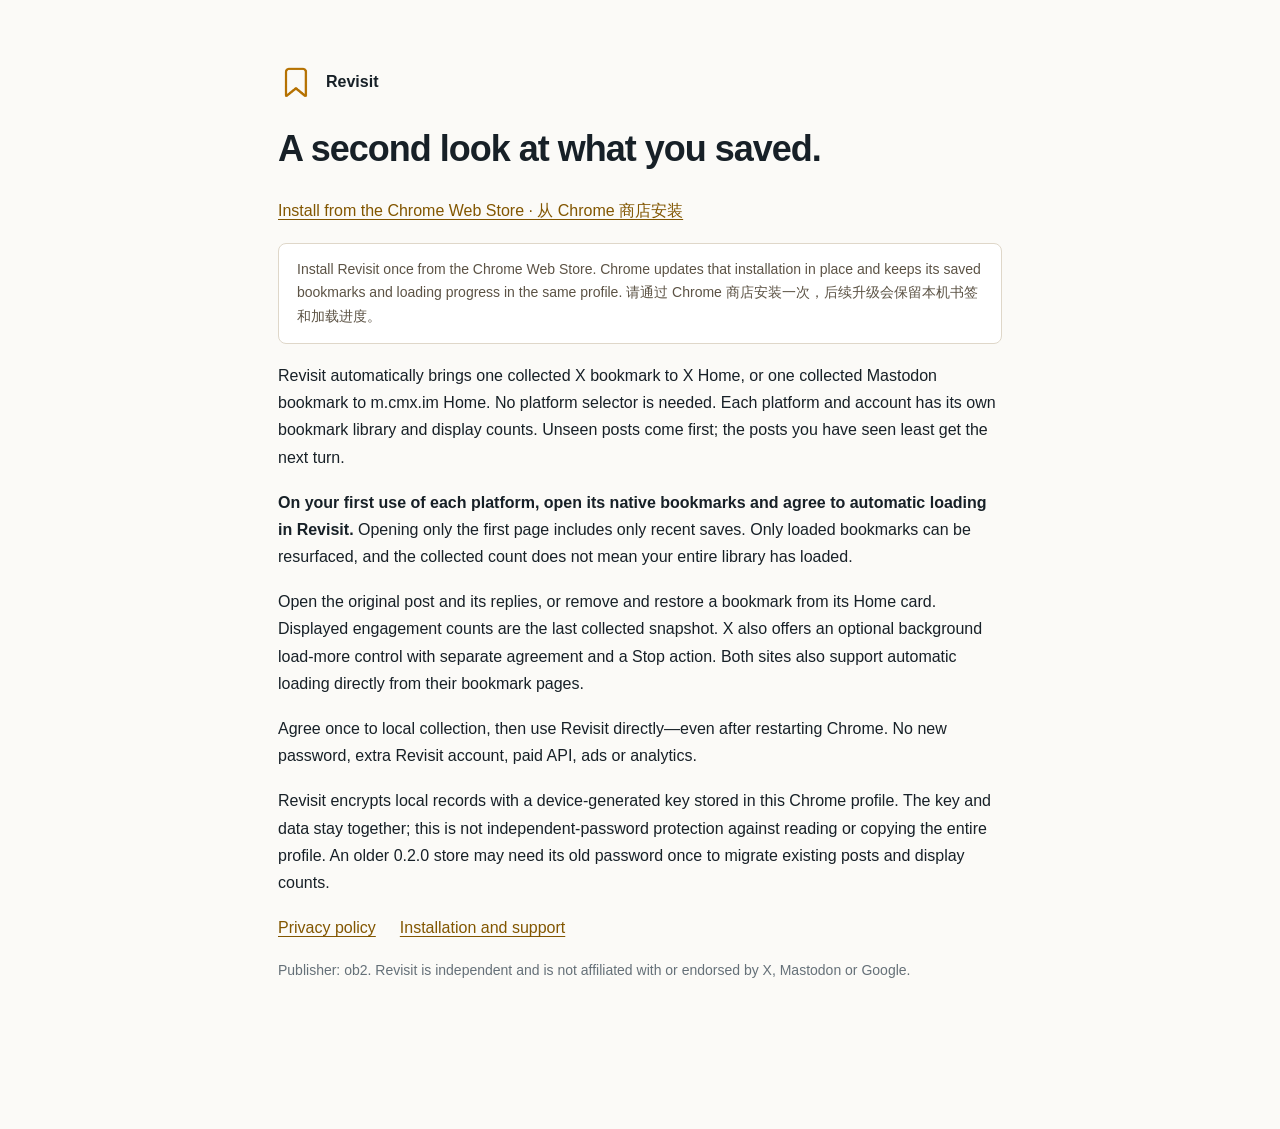
<file: index.html>
<!doctype html>
<html lang="en"><head><meta charset="utf-8"><meta name="viewport" content="width=device-width,initial-scale=1"><title>Revisit — Rediscover your bookmarks</title><link rel="icon" href="icon.png"><link rel="stylesheet" href="site.css"></head><body><main>
<header><img src="icon.png" alt=""><a href="index.html">Revisit</a></header>
<h1>A second look at what you saved.</h1>
<p><a href="https://chromewebstore.google.com/detail/aiklblmpmiecnaehmbfjepebphellikd">Install from the Chrome Web Store · 从 Chrome 商店安装</a></p>
<p class="notice">Install Revisit once from the Chrome Web Store. Chrome updates that installation in place and keeps its saved bookmarks and loading progress in the same profile. 请通过 Chrome 商店安装一次，后续升级会保留本机书签和加载进度。</p>
<p>Revisit automatically brings one collected X bookmark to X Home, or one collected Mastodon bookmark to m.cmx.im Home. No platform selector is needed. Each platform and account has its own bookmark library and display counts. Unseen posts come first; the posts you have seen least get the next turn.</p>
<p><strong>On your first use of each platform, open its native bookmarks and agree to automatic loading in Revisit.</strong> Opening only the first page includes only recent saves. Only loaded bookmarks can be resurfaced, and the collected count does not mean your entire library has loaded.</p>
<p>Open the original post and its replies, or remove and restore a bookmark from its Home card. Displayed engagement counts are the last collected snapshot. X also offers an optional background load-more control with separate agreement and a Stop action. Both sites also support automatic loading directly from their bookmark pages.</p>
<p>Agree once to local collection, then use Revisit directly—even after restarting Chrome. No new password, extra Revisit account, paid API, ads or analytics.</p>
<p>Revisit encrypts local records with a device-generated key stored in this Chrome profile. The key and data stay together; this is not independent-password protection against reading or copying the entire profile. An older 0.2.0 store may need its old password once to migrate existing posts and display counts.</p>
<p class="links"><a href="privacy.html">Privacy policy</a><a href="support.html">Installation and support</a></p>
<p class="muted">Publisher: ob2. Revisit is independent and is not affiliated with or endorsed by X, Mastodon or Google.</p>
</main></body></html>
</file>
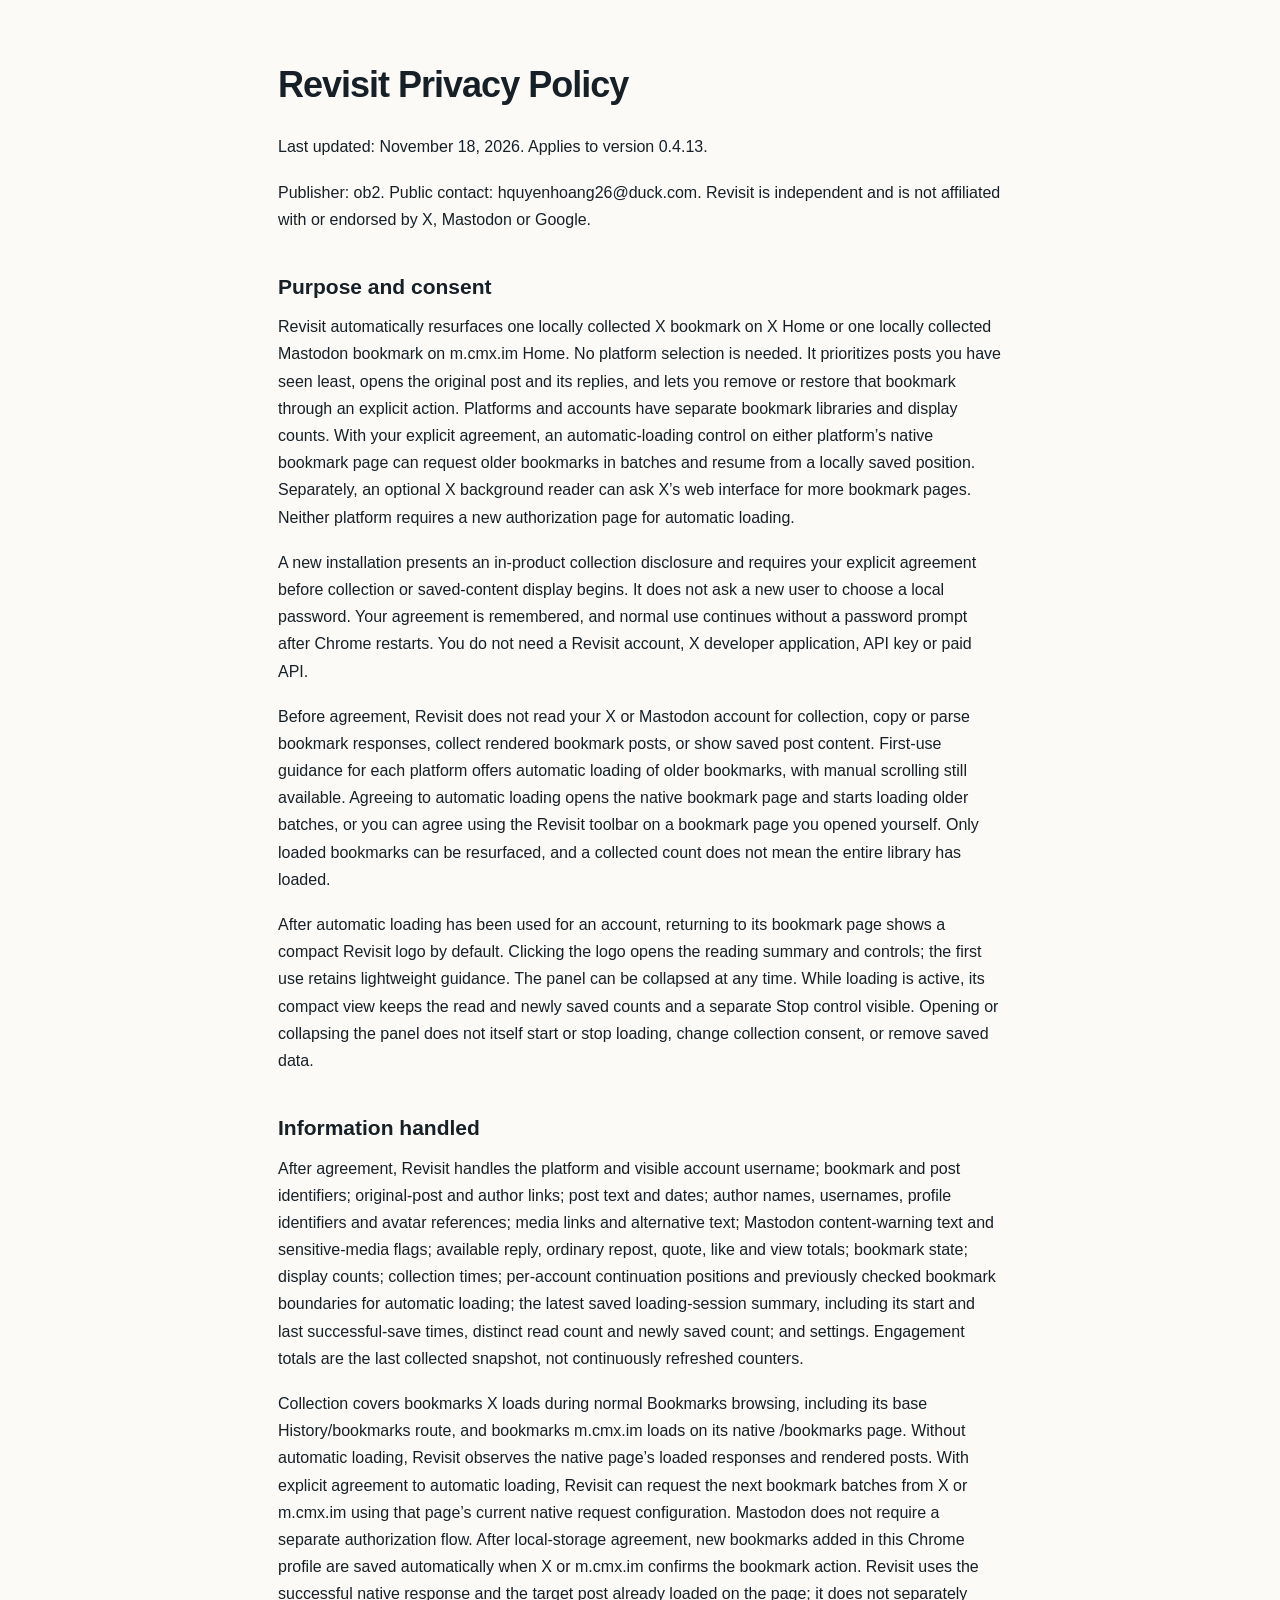
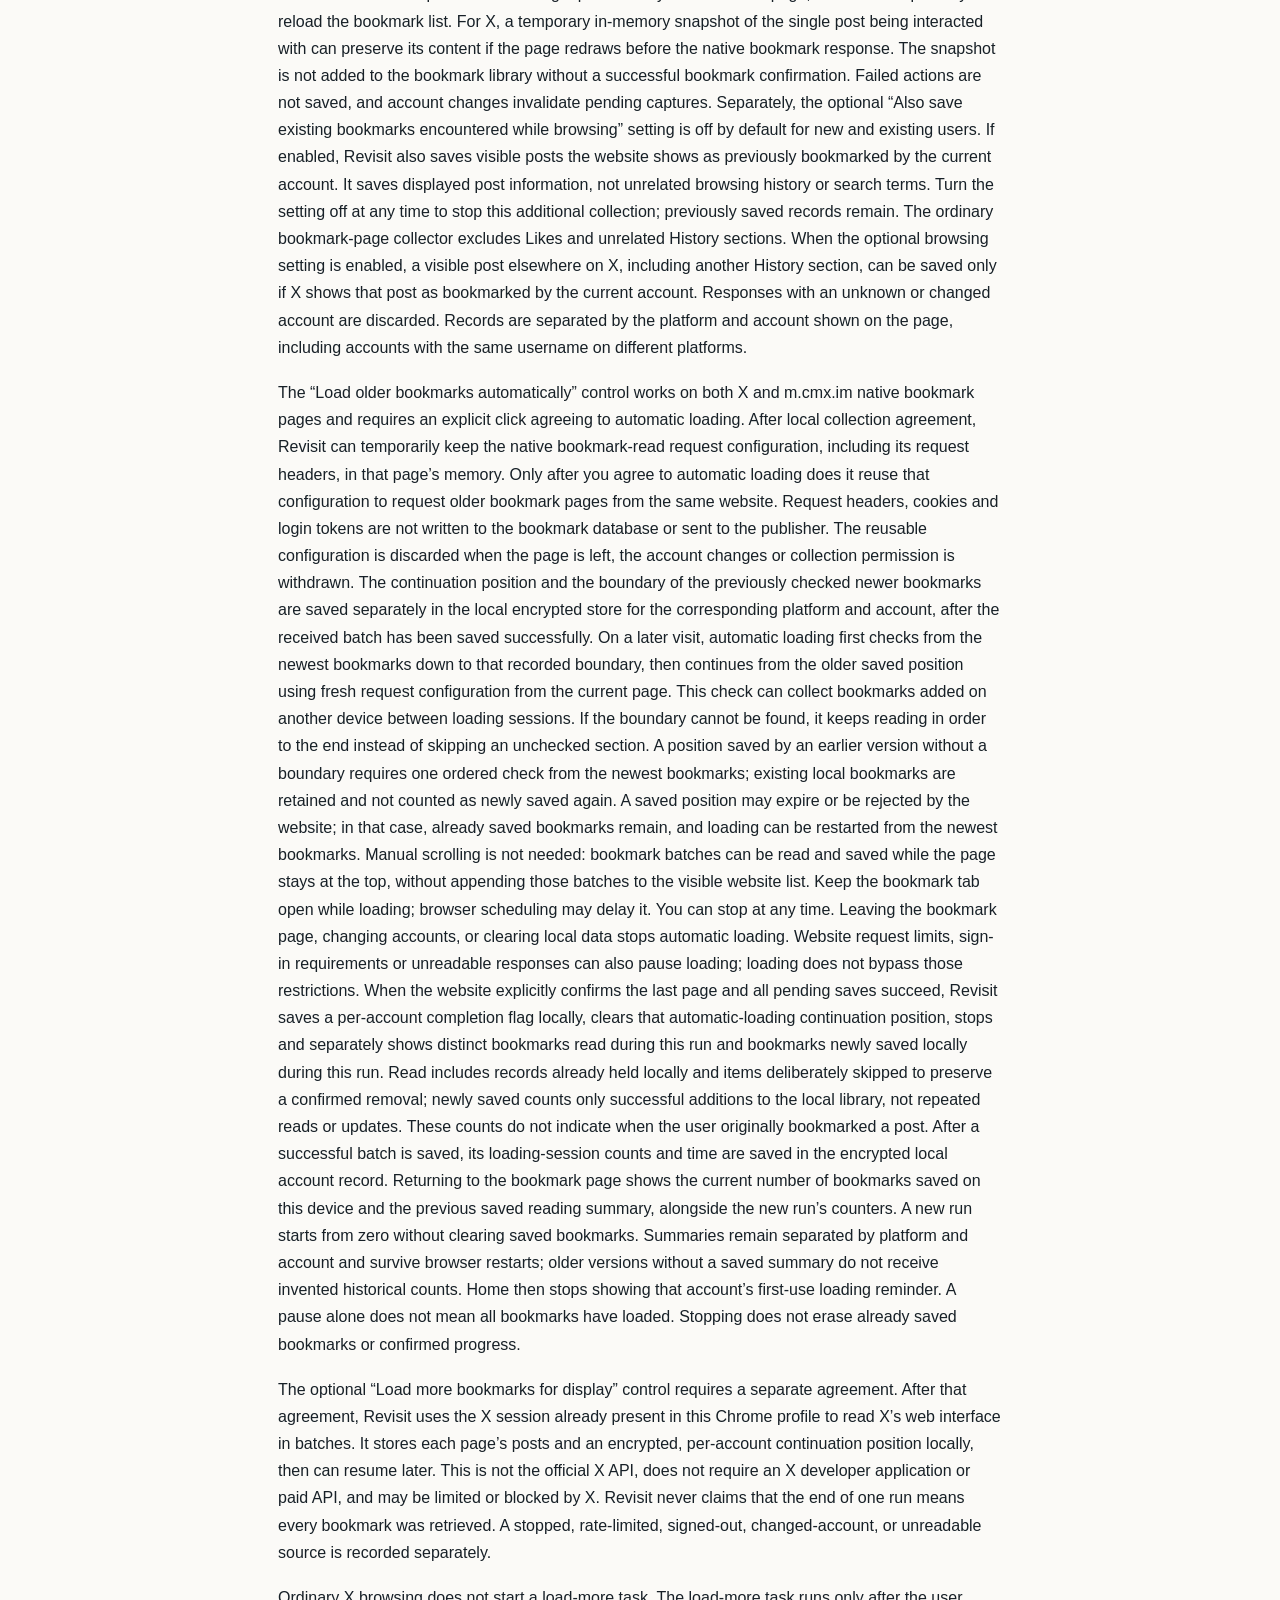
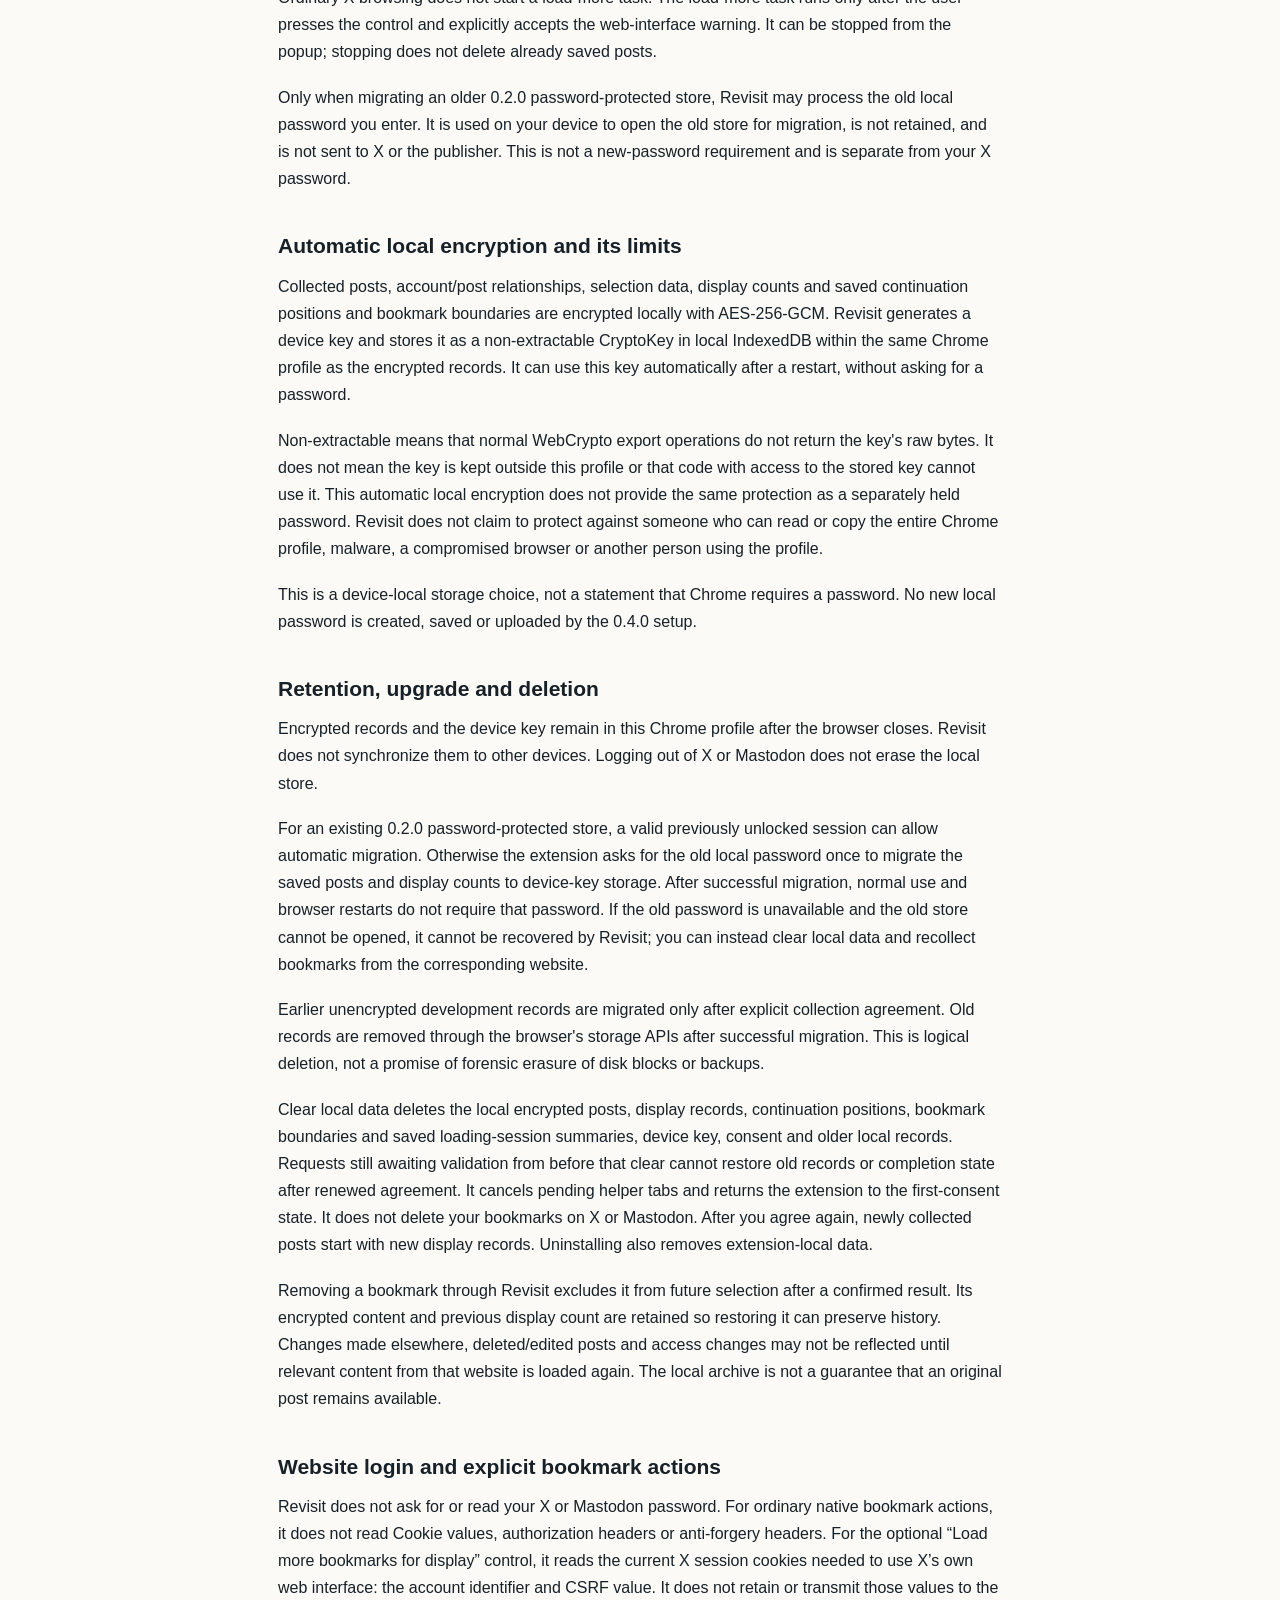
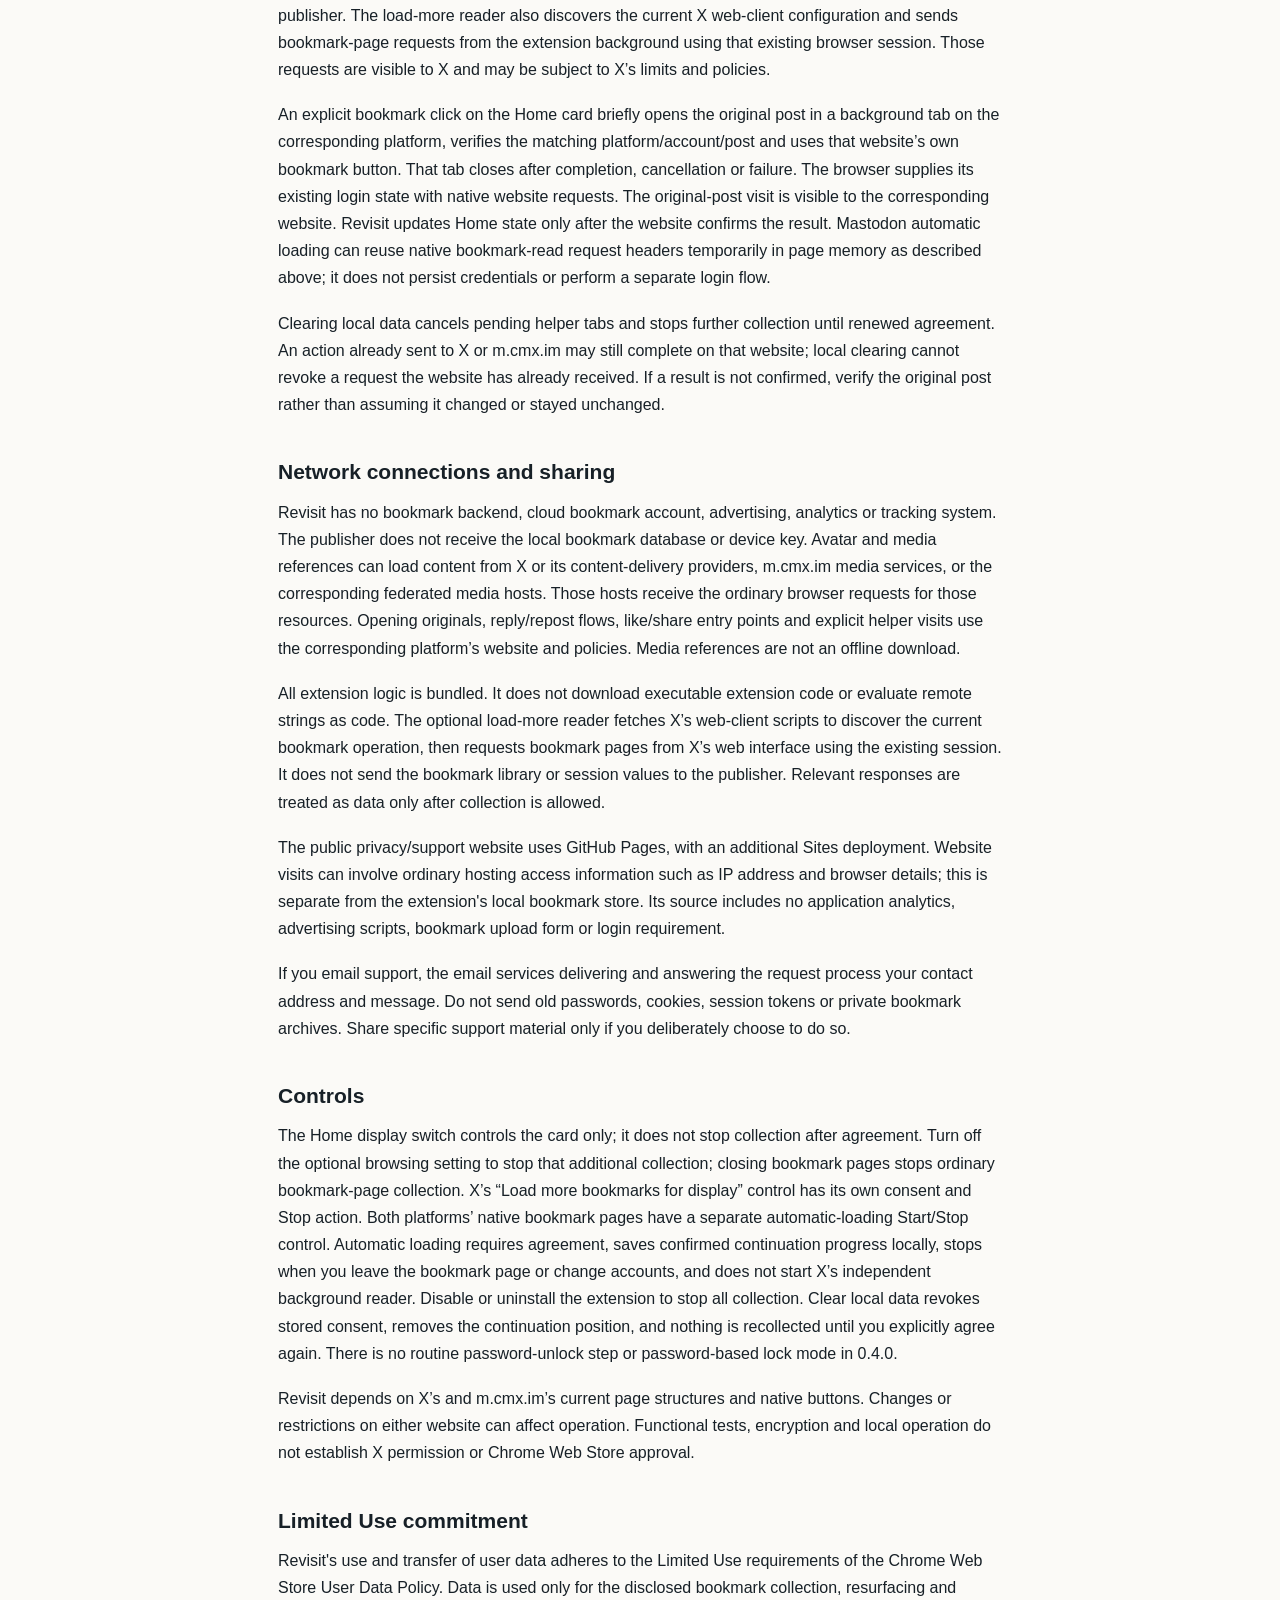
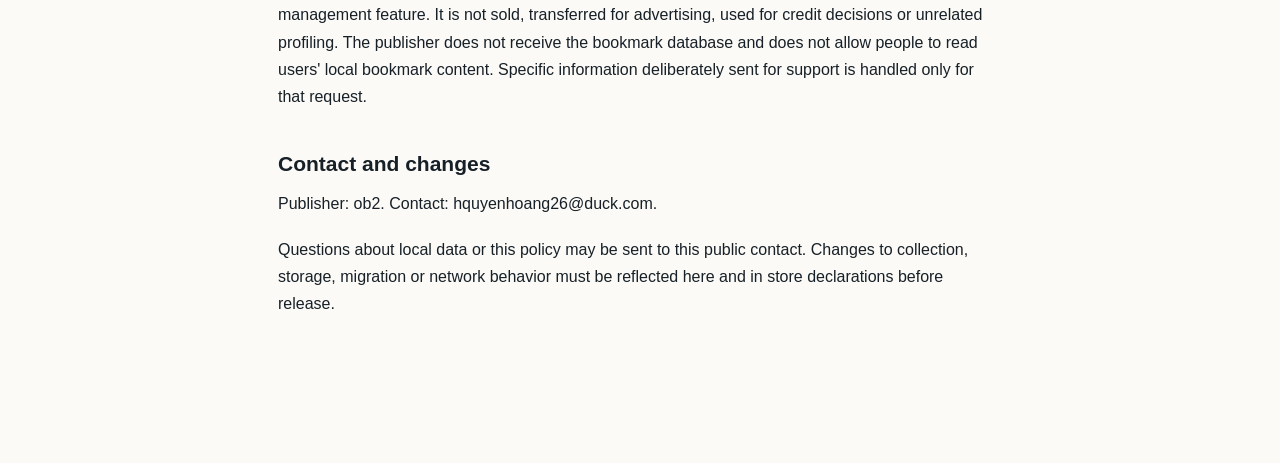
<file: privacy.html>
<!doctype html>
<html lang="en"><head><meta charset="utf-8"><meta name="viewport" content="width=device-width,initial-scale=1"><title>Revisit Privacy Policy</title><link rel="stylesheet" href="site.css"></head><body><main><h1>Revisit Privacy Policy</h1>
<p>Last updated: November 18, 2026. Applies to version 0.4.13.</p>
<p>Publisher: ob2. Public contact: hquyenhoang26@duck.com. Revisit is independent and is not affiliated with or endorsed by X, Mastodon or Google.</p>
<h2>Purpose and consent</h2>
<p>Revisit automatically resurfaces one locally collected X bookmark on X Home or one locally collected Mastodon bookmark on m.cmx.im Home. No platform selection is needed. It prioritizes posts you have seen least, opens the original post and its replies, and lets you remove or restore that bookmark through an explicit action. Platforms and accounts have separate bookmark libraries and display counts. With your explicit agreement, an automatic-loading control on either platform’s native bookmark page can request older bookmarks in batches and resume from a locally saved position. Separately, an optional X background reader can ask X’s web interface for more bookmark pages. Neither platform requires a new authorization page for automatic loading.</p>
<p>A new installation presents an in-product collection disclosure and requires your explicit agreement before collection or saved-content display begins. It does not ask a new user to choose a local password. Your agreement is remembered, and normal use continues without a password prompt after Chrome restarts. You do not need a Revisit account, X developer application, API key or paid API.</p>
<p>Before agreement, Revisit does not read your X or Mastodon account for collection, copy or parse bookmark responses, collect rendered bookmark posts, or show saved post content. First-use guidance for each platform offers automatic loading of older bookmarks, with manual scrolling still available. Agreeing to automatic loading opens the native bookmark page and starts loading older batches, or you can agree using the Revisit toolbar on a bookmark page you opened yourself. Only loaded bookmarks can be resurfaced, and a collected count does not mean the entire library has loaded.</p>
<p>After automatic loading has been used for an account, returning to its bookmark page shows a compact Revisit logo by default. Clicking the logo opens the reading summary and controls; the first use retains lightweight guidance. The panel can be collapsed at any time. While loading is active, its compact view keeps the read and newly saved counts and a separate Stop control visible. Opening or collapsing the panel does not itself start or stop loading, change collection consent, or remove saved data.</p>
<h2>Information handled</h2>
<p>After agreement, Revisit handles the platform and visible account username; bookmark and post identifiers; original-post and author links; post text and dates; author names, usernames, profile identifiers and avatar references; media links and alternative text; Mastodon content-warning text and sensitive-media flags; available reply, ordinary repost, quote, like and view totals; bookmark state; display counts; collection times; per-account continuation positions and previously checked bookmark boundaries for automatic loading; the latest saved loading-session summary, including its start and last successful-save times, distinct read count and newly saved count; and settings. Engagement totals are the last collected snapshot, not continuously refreshed counters.</p>
<p>Collection covers bookmarks X loads during normal Bookmarks browsing, including its base History/bookmarks route, and bookmarks m.cmx.im loads on its native /bookmarks page. Without automatic loading, Revisit observes the native page’s loaded responses and rendered posts. With explicit agreement to automatic loading, Revisit can request the next bookmark batches from X or m.cmx.im using that page’s current native request configuration. Mastodon does not require a separate authorization flow. After local-storage agreement, new bookmarks added in this Chrome profile are saved automatically when X or m.cmx.im confirms the bookmark action. Revisit uses the successful native response and the target post already loaded on the page; it does not separately reload the bookmark list. For X, a temporary in-memory snapshot of the single post being interacted with can preserve its content if the page redraws before the native bookmark response. The snapshot is not added to the bookmark library without a successful bookmark confirmation. Failed actions are not saved, and account changes invalidate pending captures. Separately, the optional “Also save existing bookmarks encountered while browsing” setting is off by default for new and existing users. If enabled, Revisit also saves visible posts the website shows as previously bookmarked by the current account. It saves displayed post information, not unrelated browsing history or search terms. Turn the setting off at any time to stop this additional collection; previously saved records remain. The ordinary bookmark-page collector excludes Likes and unrelated History sections. When the optional browsing setting is enabled, a visible post elsewhere on X, including another History section, can be saved only if X shows that post as bookmarked by the current account. Responses with an unknown or changed account are discarded. Records are separated by the platform and account shown on the page, including accounts with the same username on different platforms.</p>
<p>The “Load older bookmarks automatically” control works on both X and m.cmx.im native bookmark pages and requires an explicit click agreeing to automatic loading. After local collection agreement, Revisit can temporarily keep the native bookmark-read request configuration, including its request headers, in that page’s memory. Only after you agree to automatic loading does it reuse that configuration to request older bookmark pages from the same website. Request headers, cookies and login tokens are not written to the bookmark database or sent to the publisher. The reusable configuration is discarded when the page is left, the account changes or collection permission is withdrawn. The continuation position and the boundary of the previously checked newer bookmarks are saved separately in the local encrypted store for the corresponding platform and account, after the received batch has been saved successfully. On a later visit, automatic loading first checks from the newest bookmarks down to that recorded boundary, then continues from the older saved position using fresh request configuration from the current page. This check can collect bookmarks added on another device between loading sessions. If the boundary cannot be found, it keeps reading in order to the end instead of skipping an unchecked section. A position saved by an earlier version without a boundary requires one ordered check from the newest bookmarks; existing local bookmarks are retained and not counted as newly saved again. A saved position may expire or be rejected by the website; in that case, already saved bookmarks remain, and loading can be restarted from the newest bookmarks. Manual scrolling is not needed: bookmark batches can be read and saved while the page stays at the top, without appending those batches to the visible website list. Keep the bookmark tab open while loading; browser scheduling may delay it. You can stop at any time. Leaving the bookmark page, changing accounts, or clearing local data stops automatic loading. Website request limits, sign-in requirements or unreadable responses can also pause loading; loading does not bypass those restrictions. When the website explicitly confirms the last page and all pending saves succeed, Revisit saves a per-account completion flag locally, clears that automatic-loading continuation position, stops and separately shows distinct bookmarks read during this run and bookmarks newly saved locally during this run. Read includes records already held locally and items deliberately skipped to preserve a confirmed removal; newly saved counts only successful additions to the local library, not repeated reads or updates. These counts do not indicate when the user originally bookmarked a post. After a successful batch is saved, its loading-session counts and time are saved in the encrypted local account record. Returning to the bookmark page shows the current number of bookmarks saved on this device and the previous saved reading summary, alongside the new run’s counters. A new run starts from zero without clearing saved bookmarks. Summaries remain separated by platform and account and survive browser restarts; older versions without a saved summary do not receive invented historical counts. Home then stops showing that account’s first-use loading reminder. A pause alone does not mean all bookmarks have loaded. Stopping does not erase already saved bookmarks or confirmed progress.</p>
<p>The optional “Load more bookmarks for display” control requires a separate agreement. After that agreement, Revisit uses the X session already present in this Chrome profile to read X’s web interface in batches. It stores each page’s posts and an encrypted, per-account continuation position locally, then can resume later. This is not the official X API, does not require an X developer application or paid API, and may be limited or blocked by X. Revisit never claims that the end of one run means every bookmark was retrieved. A stopped, rate-limited, signed-out, changed-account, or unreadable source is recorded separately.</p>
<p>Ordinary X browsing does not start a load-more task. The load-more task runs only after the user presses the control and explicitly accepts the web-interface warning. It can be stopped from the popup; stopping does not delete already saved posts.</p>
<p>Only when migrating an older 0.2.0 password-protected store, Revisit may process the old local password you enter. It is used on your device to open the old store for migration, is not retained, and is not sent to X or the publisher. This is not a new-password requirement and is separate from your X password.</p>
<h2>Automatic local encryption and its limits</h2>
<p>Collected posts, account/post relationships, selection data, display counts and saved continuation positions and bookmark boundaries are encrypted locally with AES-256-GCM. Revisit generates a device key and stores it as a non-extractable CryptoKey in local IndexedDB within the same Chrome profile as the encrypted records. It can use this key automatically after a restart, without asking for a password.</p>
<p>Non-extractable means that normal WebCrypto export operations do not return the key&#x27;s raw bytes. It does not mean the key is kept outside this profile or that code with access to the stored key cannot use it. This automatic local encryption does not provide the same protection as a separately held password. Revisit does not claim to protect against someone who can read or copy the entire Chrome profile, malware, a compromised browser or another person using the profile.</p>
<p>This is a device-local storage choice, not a statement that Chrome requires a password. No new local password is created, saved or uploaded by the 0.4.0 setup.</p>
<h2>Retention, upgrade and deletion</h2>
<p>Encrypted records and the device key remain in this Chrome profile after the browser closes. Revisit does not synchronize them to other devices. Logging out of X or Mastodon does not erase the local store.</p>
<p>For an existing 0.2.0 password-protected store, a valid previously unlocked session can allow automatic migration. Otherwise the extension asks for the old local password once to migrate the saved posts and display counts to device-key storage. After successful migration, normal use and browser restarts do not require that password. If the old password is unavailable and the old store cannot be opened, it cannot be recovered by Revisit; you can instead clear local data and recollect bookmarks from the corresponding website.</p>
<p>Earlier unencrypted development records are migrated only after explicit collection agreement. Old records are removed through the browser&#x27;s storage APIs after successful migration. This is logical deletion, not a promise of forensic erasure of disk blocks or backups.</p>
<p>Clear local data deletes the local encrypted posts, display records, continuation positions, bookmark boundaries and saved loading-session summaries, device key, consent and older local records. Requests still awaiting validation from before that clear cannot restore old records or completion state after renewed agreement. It cancels pending helper tabs and returns the extension to the first-consent state. It does not delete your bookmarks on X or Mastodon. After you agree again, newly collected posts start with new display records. Uninstalling also removes extension-local data.</p>
<p>Removing a bookmark through Revisit excludes it from future selection after a confirmed result. Its encrypted content and previous display count are retained so restoring it can preserve history. Changes made elsewhere, deleted/edited posts and access changes may not be reflected until relevant content from that website is loaded again. The local archive is not a guarantee that an original post remains available.</p>
<h2>Website login and explicit bookmark actions</h2>
<p>Revisit does not ask for or read your X or Mastodon password. For ordinary native bookmark actions, it does not read Cookie values, authorization headers or anti-forgery headers. For the optional “Load more bookmarks for display” control, it reads the current X session cookies needed to use X’s own web interface: the account identifier and CSRF value. It does not retain or transmit those values to the publisher. The load-more reader also discovers the current X web-client configuration and sends bookmark-page requests from the extension background using that existing browser session. Those requests are visible to X and may be subject to X’s limits and policies.</p>
<p>An explicit bookmark click on the Home card briefly opens the original post in a background tab on the corresponding platform, verifies the matching platform/account/post and uses that website’s own bookmark button. That tab closes after completion, cancellation or failure. The browser supplies its existing login state with native website requests. The original-post visit is visible to the corresponding website. Revisit updates Home state only after the website confirms the result. Mastodon automatic loading can reuse native bookmark-read request headers temporarily in page memory as described above; it does not persist credentials or perform a separate login flow.</p>
<p>Clearing local data cancels pending helper tabs and stops further collection until renewed agreement. An action already sent to X or m.cmx.im may still complete on that website; local clearing cannot revoke a request the website has already received. If a result is not confirmed, verify the original post rather than assuming it changed or stayed unchanged.</p>
<h2>Network connections and sharing</h2>
<p>Revisit has no bookmark backend, cloud bookmark account, advertising, analytics or tracking system. The publisher does not receive the local bookmark database or device key. Avatar and media references can load content from X or its content-delivery providers, m.cmx.im media services, or the corresponding federated media hosts. Those hosts receive the ordinary browser requests for those resources. Opening originals, reply/repost flows, like/share entry points and explicit helper visits use the corresponding platform’s website and policies. Media references are not an offline download.</p>
<p>All extension logic is bundled. It does not download executable extension code or evaluate remote strings as code. The optional load-more reader fetches X’s web-client scripts to discover the current bookmark operation, then requests bookmark pages from X’s web interface using the existing session. It does not send the bookmark library or session values to the publisher. Relevant responses are treated as data only after collection is allowed.</p>
<p>The public privacy/support website uses GitHub Pages, with an additional Sites deployment. Website visits can involve ordinary hosting access information such as IP address and browser details; this is separate from the extension&#x27;s local bookmark store. Its source includes no application analytics, advertising scripts, bookmark upload form or login requirement.</p>
<p>If you email support, the email services delivering and answering the request process your contact address and message. Do not send old passwords, cookies, session tokens or private bookmark archives. Share specific support material only if you deliberately choose to do so.</p>
<h2>Controls</h2>
<p>The Home display switch controls the card only; it does not stop collection after agreement. Turn off the optional browsing setting to stop that additional collection; closing bookmark pages stops ordinary bookmark-page collection. X’s “Load more bookmarks for display” control has its own consent and Stop action. Both platforms’ native bookmark pages have a separate automatic-loading Start/Stop control. Automatic loading requires agreement, saves confirmed continuation progress locally, stops when you leave the bookmark page or change accounts, and does not start X’s independent background reader. Disable or uninstall the extension to stop all collection. Clear local data revokes stored consent, removes the continuation position, and nothing is recollected until you explicitly agree again. There is no routine password-unlock step or password-based lock mode in 0.4.0.</p>
<p>Revisit depends on X’s and m.cmx.im’s current page structures and native buttons. Changes or restrictions on either website can affect operation. Functional tests, encryption and local operation do not establish X permission or Chrome Web Store approval.</p>
<h2>Limited Use commitment</h2>
<p>Revisit&#x27;s use and transfer of user data adheres to the Limited Use requirements of the Chrome Web Store User Data Policy. Data is used only for the disclosed bookmark collection, resurfacing and management feature. It is not sold, transferred for advertising, used for credit decisions or unrelated profiling. The publisher does not receive the bookmark database and does not allow people to read users&#x27; local bookmark content. Specific information deliberately sent for support is handled only for that request.</p>
<h2>Contact and changes</h2>
<p>Publisher: ob2. Contact: hquyenhoang26@duck.com.</p>
<p>Questions about local data or this policy may be sent to this public contact. Changes to collection, storage, migration or network behavior must be reflected here and in store declarations before release.</p>
</main></body></html>
</file>
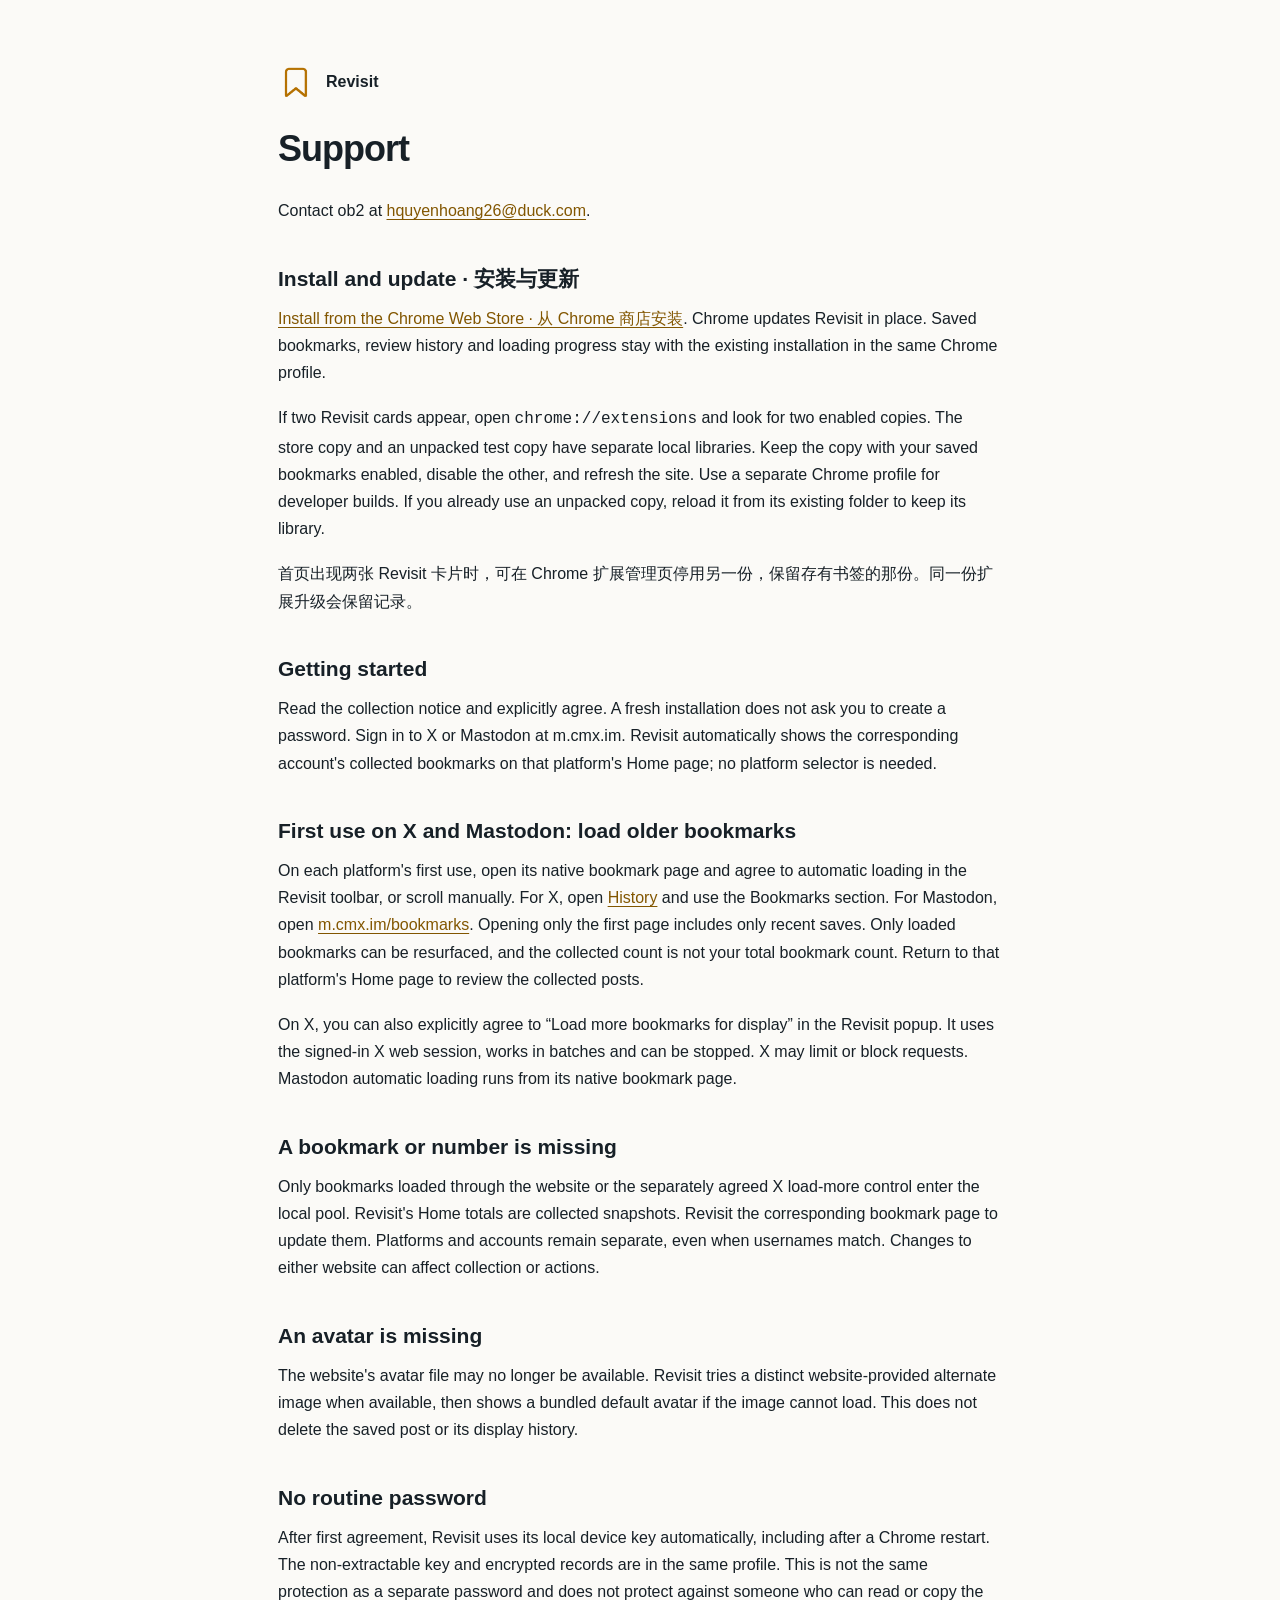
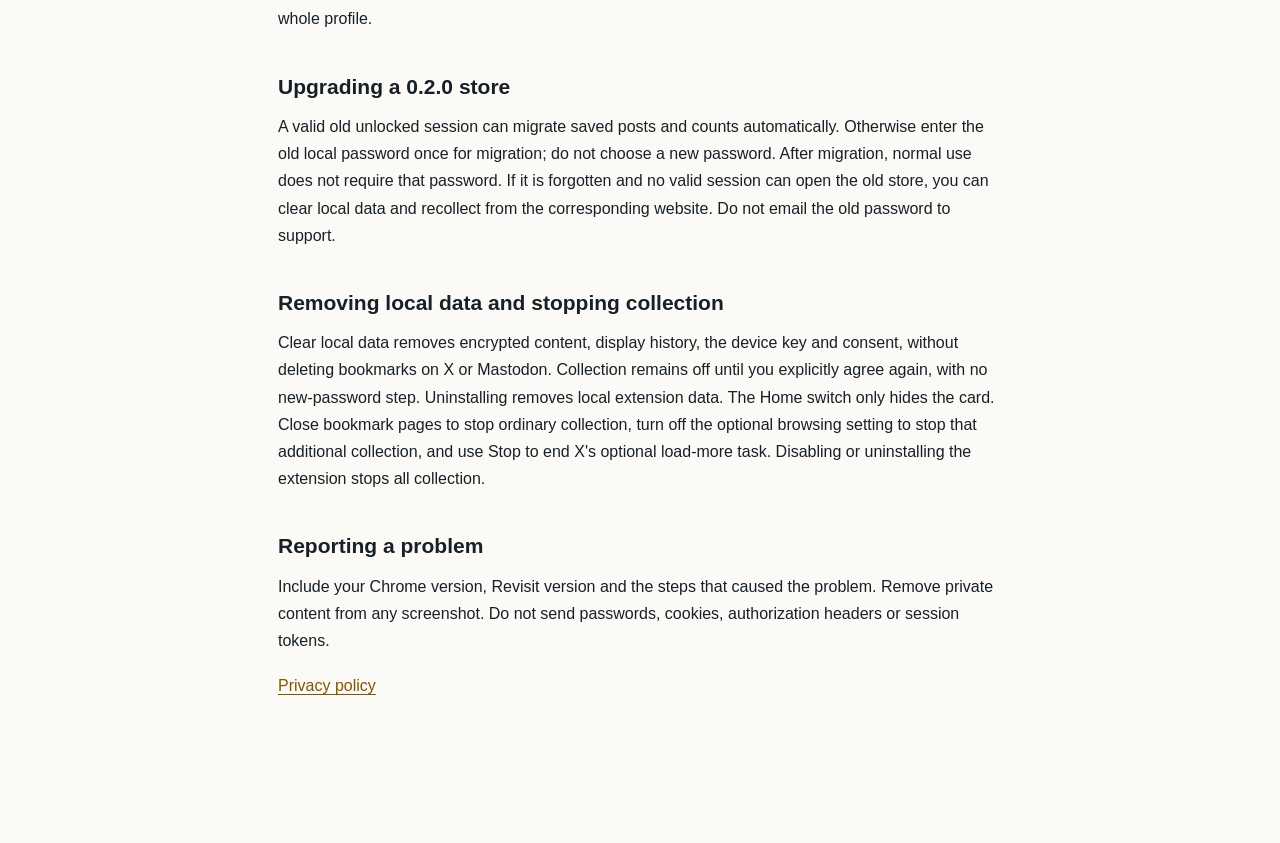
<file: support.html>
<!doctype html>
<html lang="en"><head><meta charset="utf-8"><meta name="viewport" content="width=device-width,initial-scale=1"><title>Revisit Support</title><link rel="stylesheet" href="site.css"></head><body><main>
<header><img src="icon.png" alt=""><a href="index.html">Revisit</a></header><h1>Support</h1>
<p>Contact ob2 at <a href="mailto:hquyenhoang26@duck.com">hquyenhoang26@duck.com</a>.</p>
<h2>Install and update · 安装与更新</h2>
<p><a href="https://chromewebstore.google.com/detail/aiklblmpmiecnaehmbfjepebphellikd">Install from the Chrome Web Store · 从 Chrome 商店安装</a>. Chrome updates Revisit in place. Saved bookmarks, review history and loading progress stay with the existing installation in the same Chrome profile.</p>
<p>If two Revisit cards appear, open <code>chrome://extensions</code> and look for two enabled copies. The store copy and an unpacked test copy have separate local libraries. Keep the copy with your saved bookmarks enabled, disable the other, and refresh the site. Use a separate Chrome profile for developer builds. If you already use an unpacked copy, reload it from its existing folder to keep its library.</p>
<p>首页出现两张 Revisit 卡片时，可在 Chrome 扩展管理页停用另一份，保留存有书签的那份。同一份扩展升级会保留记录。</p>
<h2>Getting started</h2><p>Read the collection notice and explicitly agree. A fresh installation does not ask you to create a password. Sign in to X or Mastodon at m.cmx.im. Revisit automatically shows the corresponding account's collected bookmarks on that platform's Home page; no platform selector is needed.</p>
<h2>First use on X and Mastodon: load older bookmarks</h2><p>On each platform's first use, open its native bookmark page and agree to automatic loading in the Revisit toolbar, or scroll manually. For X, open <a href="https://x.com/i/history">History</a> and use the Bookmarks section. For Mastodon, open <a href="https://m.cmx.im/bookmarks">m.cmx.im/bookmarks</a>. Opening only the first page includes only recent saves. Only loaded bookmarks can be resurfaced, and the collected count is not your total bookmark count. Return to that platform's Home page to review the collected posts.</p>
<p>On X, you can also explicitly agree to “Load more bookmarks for display” in the Revisit popup. It uses the signed-in X web session, works in batches and can be stopped. X may limit or block requests. Mastodon automatic loading runs from its native bookmark page.</p>
<h2>A bookmark or number is missing</h2><p>Only bookmarks loaded through the website or the separately agreed X load-more control enter the local pool. Revisit's Home totals are collected snapshots. Revisit the corresponding bookmark page to update them. Platforms and accounts remain separate, even when usernames match. Changes to either website can affect collection or actions.</p>
<h2>An avatar is missing</h2><p>The website's avatar file may no longer be available. Revisit tries a distinct website-provided alternate image when available, then shows a bundled default avatar if the image cannot load. This does not delete the saved post or its display history.</p>
<h2>No routine password</h2><p>After first agreement, Revisit uses its local device key automatically, including after a Chrome restart. The non-extractable key and encrypted records are in the same profile. This is not the same protection as a separate password and does not protect against someone who can read or copy the whole profile.</p>
<h2>Upgrading a 0.2.0 store</h2><p>A valid old unlocked session can migrate saved posts and counts automatically. Otherwise enter the old local password once for migration; do not choose a new password. After migration, normal use does not require that password. If it is forgotten and no valid session can open the old store, you can clear local data and recollect from the corresponding website. Do not email the old password to support.</p>
<h2>Removing local data and stopping collection</h2><p>Clear local data removes encrypted content, display history, the device key and consent, without deleting bookmarks on X or Mastodon. Collection remains off until you explicitly agree again, with no new-password step. Uninstalling removes local extension data. The Home switch only hides the card. Close bookmark pages to stop ordinary collection, turn off the optional browsing setting to stop that additional collection, and use Stop to end X's optional load-more task. Disabling or uninstalling the extension stops all collection.</p>
<h2>Reporting a problem</h2><p>Include your Chrome version, Revisit version and the steps that caused the problem. Remove private content from any screenshot. Do not send passwords, cookies, authorization headers or session tokens.</p><p><a href="privacy.html">Privacy policy</a></p>
</main></body></html>
</file>
<file: site.css>
*{box-sizing:border-box}body{margin:0;background:#fbfaf7;color:#172027;font:16px/1.7 -apple-system,BlinkMacSystemFont,"Segoe UI",sans-serif}main{max-width:780px;margin:64px auto;padding:0 28px 64px}header{display:flex;align-items:center;gap:12px;margin-bottom:28px}header img{width:36px;height:36px}header a{color:inherit;text-decoration:none;font-weight:650}h1{font-size:36px;line-height:1.15;letter-spacing:-1px;margin:0 0 28px}h2{font-size:21px;line-height:1.35;margin:40px 0 12px}p{margin:0 0 18px}a{color:#825600;text-underline-offset:3px}.notice{padding:14px 18px;border:1px solid #dfd7c9;border-radius:8px;background:#fff;color:#5c5345;font-size:14px}.links{display:flex;gap:24px;flex-wrap:wrap}.muted{color:#657078;font-size:14px}@media(max-width:600px){main{margin-top:32px}h1{font-size:30px}}
</file>
